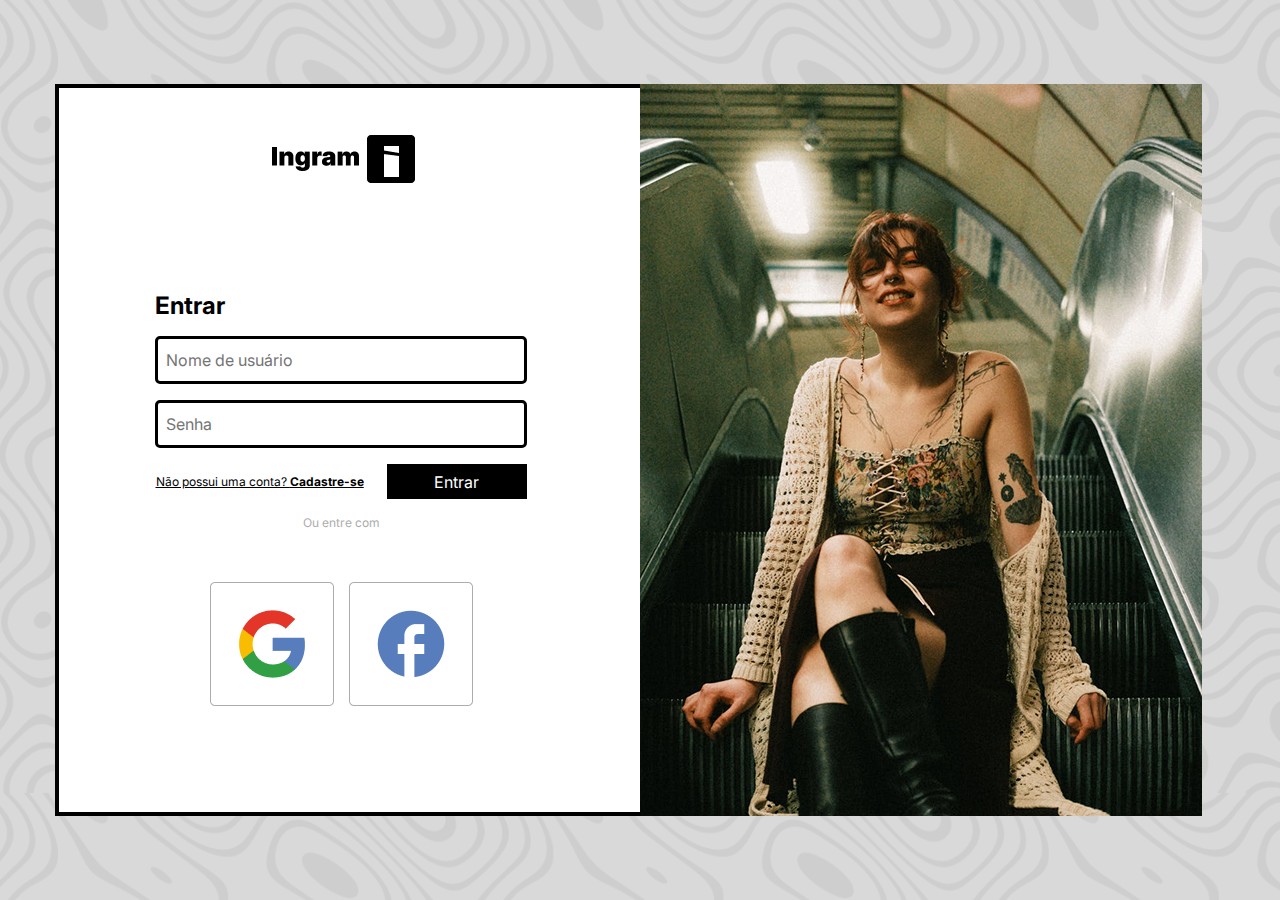
<file: index.html>
<!DOCTYPE html>
<html lang="en">
  <head>
    <meta charset="UTF-8" />
    <meta name="viewport" content="width=device-width, initial-scale=1.0" />
    <title>Login</title>
    <link rel="stylesheet" href="./assets/css/login.css" />

    <!-- FONT -->
    <link rel="preconnect" href="https://fonts.googleapis.com" />
    <link rel="preconnect" href="https://fonts.gstatic.com" crossorigin />
    <link
      href="https://fonts.googleapis.com/css2?family=Inter:ital,opsz,wght@0,14..32,100..900;1,14..32,100..900&display=swap"
      rel="stylesheet"
    />
  </head>
  <body>
    <main>
      <section>
        <img src="./assets/images/logo-icon.svg" alt="" class="logo-icon" />
        <div class="form-container">
          <img src="./assets/images/logo.png" alt="" class="logo" />

          <form
            action="
          "
          >
            <h2>Entrar</h2>
            <input type="text" placeholder="Nome de usuário" />
            <input type="password" placeholder="Senha" />
            <div class="register">
              <a href="register.html"
                >Não possui uma conta? <span>Cadastre-se</span></a
              >
              <button>Entrar</button>
            </div>

            <p>Ou entre com</p>
            <div class="socials">
              <div class="google">
                <a href=""><img src="./assets/images/google.png" /></a>
              </div>
              <div class="facebook">
                <a href=""><img src="./assets/images/facebook.png" /></a>
              </div>
            </div>
          </form>
        </div>
        <div class="image-container">
          <img src="./assets/images/decorative.png" />
        </div>
      </section>
    </main>
  </body>
</html>
</file>
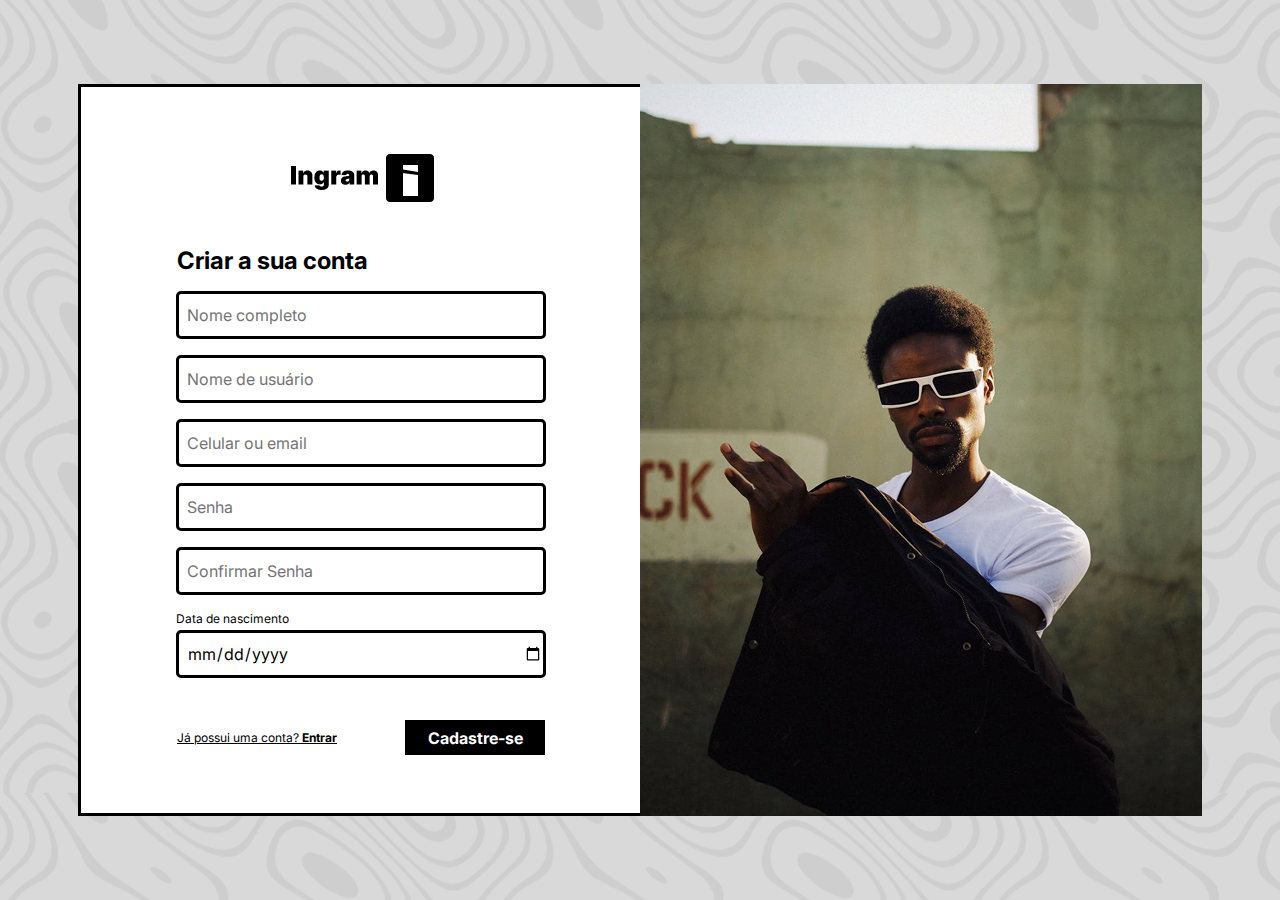
<file: register.html>
<!DOCTYPE html>
<html lang="en">
  <head>
    <meta charset="UTF-8" />
    <meta name="viewport" content="width=device-width, initial-scale=1.0" />
    <title>Register</title>

    <link rel="stylesheet" href="./assets/css/register.css" />

    <!-- FONT -->
    <link rel="preconnect" href="https://fonts.googleapis.com" />
    <link rel="preconnect" href="https://fonts.gstatic.com" crossorigin />
    <link
      href="https://fonts.googleapis.com/css2?family=Inter:ital,opsz,wght@0,14..32,100..900;1,14..32,100..900&display=swap"
      rel="stylesheet"
    />
  </head>
  <body>
    <main>
      <section>
        <div class="form-container">
          <img src="./assets/images/logo.png" alt="Logo" />
          <h2>Criar a sua conta</h2>
          <form action="">
            <input type="text" placeholder="Nome completo" />
            <input type="text" placeholder="Nome de usuário" />
            <input type="text" placeholder="Celular ou email" />
            <input type="password" placeholder="Senha" />
            <input type="password" placeholder="Confirmar Senha" />

            <div class="birth">
              <label for="">Data de nascimento</label>
              <input type="date" />
            </div>
          </form>
          <div class="register">
            <a href="/">Já possui uma conta? <span>Entrar</span></a>
            <button type="submit">Cadastre-se</button>
          </div>
        </div>
        <div class="image-container">
          <img src="./assets/images/decorative2.png" />
        </div>
      </section>
    </main>
  </body>
</html>
</file>
<file: assets/css/login.css>
* {
  font-family: 'Inter', sans-serif;
  color: black;
  text-decoration: none;
  box-sizing: border-box;
  padding: 0;
  margin: 0;
  font-size: 10px; /* tamanho padrão como 10px para tornar manipulação com rem mais intuitiva */
  font-weight: 400;
  list-style: none;
}

main {
  height: 100vh;
  width: 100vw;
  background: url('/assets/images/bg.png');
  background-size: 100%;
  display: flex;
  justify-content: center;
  align-items: center;
}

main section {
  display: grid;
  grid-template-columns: repeat(2, 1fr);
}

main section .logo-icon {
  display: none;
}

main section .form-container {
  background-color: #fff;
  border: 0.4rem solid #000;
  border-right: none;
}

main section .form-container > img {
  padding: 4.7rem 22.2rem 5.3rem 21.3rem;
}

main section .form-container > form {
  display: flex;
  flex-direction: column;
  padding: 5.3rem 11.3rem 3.6rem 9.6rem;
  gap: 1.6rem;
}

main section .form-container form > h2 {
  font-size: 2.4rem;
  font-weight: bold;
}

main section .form-container form input {
  width: 37.2rem;
  height: 4.8rem;
  border: 3px solid #000;
  border-radius: 0.5rem;
  font-size: 1.6rem;
  padding: 1.45rem 0rem 1.45rem 0.8rem;
}

main section .form-container form .register {
  display: flex;
  justify-content: center;
  align-items: center;
}

main section .form-container form a,
span {
  font-size: 1.2rem;
  text-decoration: underline;
}

main section .form-container form span {
  font-weight: bold;
}
main section .form-container form button {
  margin-left: 2.3rem;
  width: 14rem;
  height: 3.5rem;
  background: #000;
  color: #fff;
  font-size: 1.6rem;
  border: none;
  cursor: pointer;
}

main section .form-container form p {
  font-size: 1.2rem;
  color: #acacac;
  text-align: center;
}

main section .form-container form .socials {
  display: flex;
  justify-content: center;
  align-items: center;
  margin-top: 3.6rem;
  gap: 1.5rem;
}

main section .form-container form .socials .google p {
  display: none;
}

main section .form-container form .socials .facebook p {
  display: none;
}

main section .image-container {
  width: 56.2rem;
  height: 73.2rem;
}

main section .image-container img {
  width: 100%;
  height: 100%;
  object-fit: cover;
}

@media (max-width: 1024px) {
  main {
    height: 100vh;
    width: 100vw;
    background: url('/assets/images/bg-mobile.svg');
  }

  main section {
    display: flex;
    flex-direction: column;
    justify-content: space-evenly;
    align-items: center;
  }

  main section .logo-icon {
    width: 4.8rem;
    height: 4.8rem;
    position: absolute;
    top: 0;
    margin-top: 5.4rem;
  }

  main section .form-container {
    background-color: #ffffff00;
    border: none;
    width: 32.9rem;
    height: 49.957rem;
  }

  main section .image-container {
    display: none;
  }

  main section .form-container > form {
    display: flex;
    flex-direction: column;
    justify-content: start;
    padding: 0rem 0rem 0rem 0rem;
    gap: 1.6rem;
  }

  main section .form-container form input {
    width: 32.9rem;
    height: 6rem;
    border: 3px solid #000;
    border-radius: 0.5rem;
    font-size: 1.6rem;
    padding: 1.45rem 0rem 1.45rem 0.8rem;
  }

  main section .form-container form h2 {
    font-family: Inter;
    font-weight: 700;
    font-size: 3.2rem;
    line-height: 3.873rem;
    letter-spacing: 0%;
    margin-bottom: 3.2rem;
  }

  main section .form-container form .register {
    display: flex;
    flex-direction: column;
    align-items: center;
    flex-flow: column-reverse;
    margin-top: 2.2rem;
    gap: 2.4rem;
  }

  main section .form-container form .register button {
    margin-left: 0rem;
    width: 100%;
    height: 5.9rem;
  }

  main section .form-container form p {
    display: none;
  }

  main section .form-container form .socials {
    display: flex;
  }

  main section .form-container form .socials .google img {
    width: 9rem;
  }

  main section .form-container form .socials .facebook img {
    width: 9rem;
  }

  main section .form-container .logo {
    display: none;
  }
}
</file>
<file: assets/css/register.css>
* {
  font-family: 'Inter', sans-serif;
  color: black;
  text-decoration: none;
  box-sizing: border-box;
  padding: 0;
  margin: 0;
  font-size: 10px;
  font-weight: 400;
  list-style: none;
}

main {
  height: 100vh;
  width: 100vw;
  background: url('../images/bg.png');
  background-size: 100%;
  display: flex;
  justify-content: center;
  align-items: center;
}

main section {
  display: grid;
  grid-template-columns: repeat(2, 1fr);
  background-color: #fff;
}

main section .form-container {
  border: 0.3rem solid #000;
  border-right: none;
}

main section .form-container img {
  padding: 6.7rem 0 4.2rem 20.95rem;
}

main section .form-container h2 {
  margin-left: 9.6rem;
  margin-bottom: 1.6rem;
  font-size: 2.4rem;
  font-weight: bold;
}
main section .form-container form {
  display: flex;
  flex-direction: column;
  align-items: center;
  gap: 1.6rem;
}

main section .form-container form input {
  width: 37rem;
  height: 4.8rem;
  font-size: 1.6rem;
  padding: 1.45rem 0rem 1.45rem 0.8rem;
  border: 0.3rem solid #000;
  border-radius: 0.5rem;
}

main section .form-container form .birth {
  display: flex;
  flex-direction: column;
  gap: 0.4rem;
}

main section .form-container form .birth label {
  font-size: 1.2rem;
}

main section .form-container .register {
  display: flex;
  padding: 4.2rem 0rem 0rem 9.6rem;
  align-items: center;
}

main section .form-container .register a {
  text-decoration: underline;
  font-size: 1.2rem;
  margin-right: 6.8rem;
}

main section .form-container .register a span {
  font-size: 1.2rem;
  font-weight: bold;
}

main section .form-container .register button {
  width: 14rem;
  height: 3.5rem;
  background-color: #000;
  color: #fff;
  border: none;
  font-size: 1.6rem;
  font-weight: bold;
  cursor: pointer;
}

main section .image-container {
  width: 56.2rem;
  height: 73.2rem;
}

main section .image-container img {
  width: 100%;
  height: 100%;
  object-fit: cover;
}
</file>
